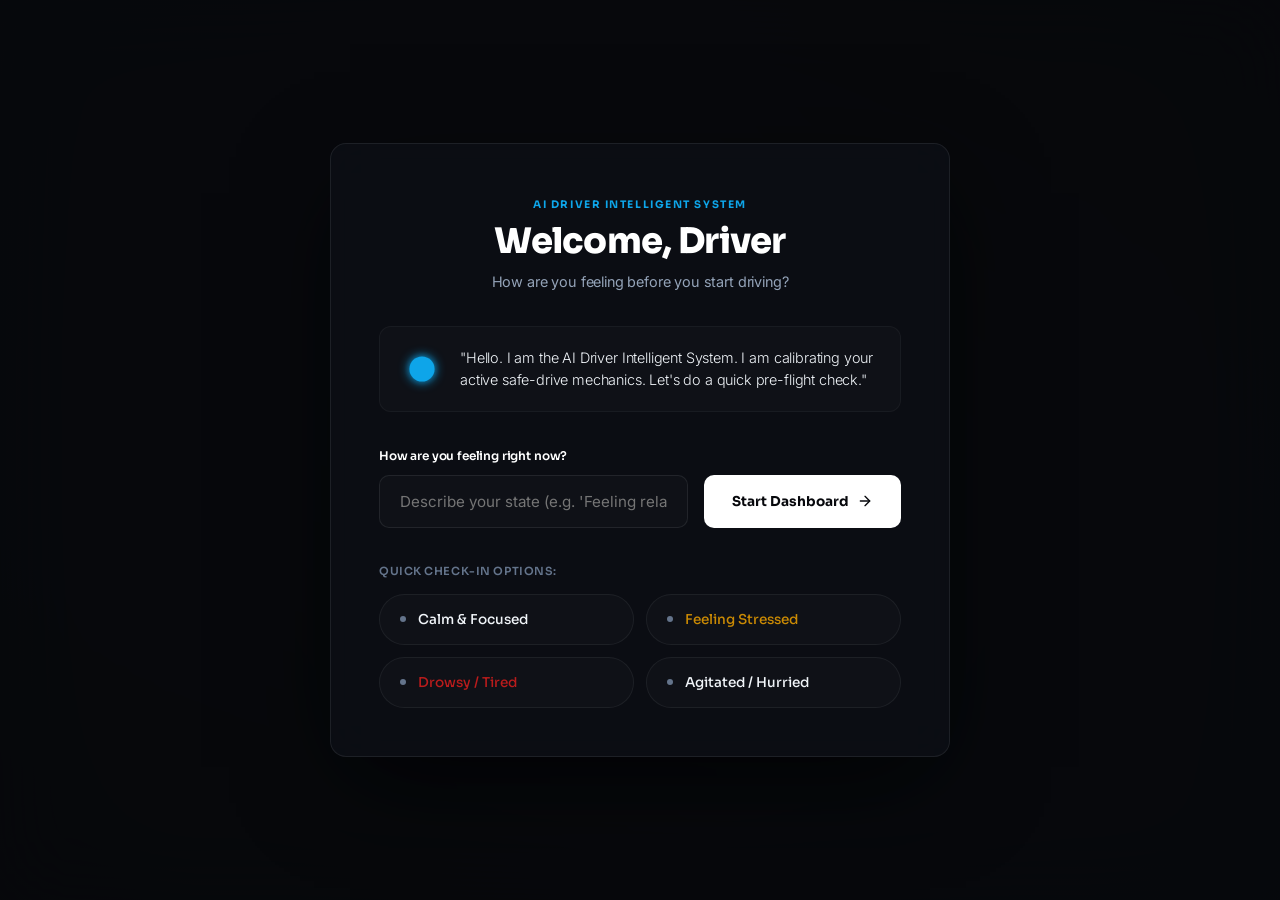
<file: TASKS/DAY - 7/T17 - UI/DriverSafety/index.html>
<!DOCTYPE html>
<html lang="en">
<head>
  <meta charset="UTF-8">
  <meta name="viewport" content="width=device-width, initial-scale=1.0">
  <title>AI Driver Intelligent System</title>
  <meta name="description" content="A premium, luxury-grade electric vehicle safety cockpit designed with clean, minimalist aesthetics, tracking driver biometrics and cognitive focus.">
  <!-- Clean Premium Fonts -->
  <link rel="preconnect" href="https://fonts.googleapis.com">
  <link rel="preconnect" href="https://fonts.gstatic.com" crossorigin>
  <link href="https://fonts.googleapis.com/css2?family=Sora:wght@300;400;500;600;700;800&family=Inter:wght@300;400;500;600&display=swap" rel="stylesheet">
  <link rel="stylesheet" href="style.css">
</head>
<body>

  <!-- Premium Subtle Background Glares -->
  <div class="luxury-ambient-bg"></div>

  <!-- ==================== LUXURY PRE-FLIGHT CHECK-IN ==================== -->
  <div id="checkin-panel" class="checkin-overlay">
    <div class="checkin-card glass-card">
      <div class="checkin-header">
        <span class="system-tag">AI DRIVER INTELLIGENT SYSTEM</span>
        <h1>Welcome, Driver</h1>
        <p class="subtitle">How are you feeling before you start driving?</p>
      </div>

      <div class="checkin-body">
        <div class="ai-greeting-box">
          <div class="ai-orb-visual">
            <div class="orb-layer layer-1"></div>
            <div class="orb-layer layer-2"></div>
          </div>
          <div class="ai-message font-sora">
            "Hello. I am the AI Driver Intelligent System. I am calibrating your active safe-drive mechanics. Let's do a quick pre-flight check."
          </div>
        </div>

        <form id="checkin-form" onsubmit="submitCheckin(event)">
          <div class="input-container">
            <label for="feelings-input">How are you feeling right now?</label>
            <div class="input-row">
              <input type="text" id="feelings-input" placeholder="Describe your state (e.g. 'Feeling relaxed' or 'A bit tired')..." autocomplete="off" required>
              <button type="submit" class="btn-primary">
                <span>Start Dashboard</span>
                <svg width="16" height="16" viewBox="0 0 24 24" fill="none" stroke="currentColor" stroke-width="2" stroke-linecap="round" stroke-linejoin="round"><line x1="5" y1="12" x2="19" y2="12"/><polyline points="12 5 19 12 12 19"/></svg>
              </button>
            </div>
          </div>
        </form>

        <div class="quick-checkin-section">
          <p class="section-label">Quick check-in options:</p>
          <div class="quick-pills">
            <button class="pill-btn state-fine" onclick="quickCheckin('fine', 'Feeling fine')">
              <span class="dot"></span> Calm & Focused
            </button>
            <button class="pill-btn state-stressed" onclick="quickCheckin('stressed', 'A bit stressed')">
              <span class="dot"></span> Feeling Stressed
            </button>
            <button class="pill-btn state-tired" onclick="quickCheckin('tired', 'Feeling sleepy')">
              <span class="dot"></span> Drowsy / Tired
            </button>
            <button class="pill-btn state-angry" onclick="quickCheckin('angry', 'Feeling agitated')">
              <span class="dot"></span> Agitated / Hurried
            </button>
          </div>
        </div>
      </div>
    </div>
  </div>

  <!-- ==================== PREMIUM COCKPIT DASHBOARD ==================== -->
  <div id="cockpit-container" class="cockpit-wrapper hidden">
    
    <!-- MINIMALIST VEHICLE HEADER -->
    <header class="cockpit-header">
      <div class="brand-section">
        <div class="brand-name">ADIS <span>INTELLIGENT SYSTEM</span></div>
        <div class="status-indicator">
          <span class="status-pulse-dot"></span>
          <span class="status-label">Active Monitoring</span>
        </div>
      </div>
      
      <div class="ticker-news">
        <span class="label">Status:</span>
        <span class="content" id="header-ticker">Driver tracking active. Connection stable.</span>
      </div>

      <div class="header-readouts">
        <div class="readout-block">
          <span class="lbl">Speed</span>
          <span class="val" id="hud-speed">72</span> <span class="unit">mph</span>
        </div>
        <div class="readout-block">
          <span class="lbl">Engine Temp</span>
          <span class="val" id="hud-temp">41°C</span>
        </div>
        <div class="readout-block clock">
          <span class="val" id="hud-time">14:26:39</span>
        </div>
      </div>
    </header>

    <!-- TRIPLE SLATE PANEL GRID -->
    <main class="cockpit-grid">
      
      <!-- ==================== LEFT PANEL: DRIVER BIOMETRICS ==================== -->
      <section class="panel-card vision-panel glass-card" id="panel-vision">
        <div class="panel-header">
          <div class="panel-icon">
            <svg width="20" height="20" viewBox="0 0 24 24" fill="none" stroke="currentColor" stroke-width="2" stroke-linecap="round" stroke-linejoin="round"><path d="M21 21l-6-6m2-5a7 7 0 11-14 0 7 7 0 0114 0z"/></svg>
          </div>
          <h3>Driver Face Analysis</h3>
          <span class="panel-badge-status">Live Feed</span>
        </div>

        <div class="panel-body">
          <div class="camera-simulation-container">
            <canvas id="canvas-face-mesh"></canvas>
            <div class="camera-decorations">
              <span class="cam-indicator"><span class="active-dot"></span>Camera Stream</span>
              <span class="fps-indicator">60 fps</span>
            </div>
          </div>

          <div class="biometric-metrics-list">
            <div class="biometric-row glass-card">
              <div class="row-details">
                <span class="label">Blink Rate</span>
                <span class="val" id="metric-blink">14 <small>bpm</small></span>
              </div>
              <div class="row-progress-container">
                <div class="row-progress-fill fill-normal" id="fill-blink" style="width: 50%"></div>
              </div>
              <span class="row-sub">Normal: 12-18 bpm</span>
            </div>

            <div class="biometric-row glass-card">
              <div class="row-details">
                <span class="label">Yawn / Sleep Alert</span>
                <span class="val" id="metric-yawn">Nominal</span>
              </div>
              <div class="row-progress-container">
                <div class="row-progress-fill fill-normal" id="fill-yawn" style="width: 10%"></div>
              </div>
              <span class="row-sub">Sleep status: Normal</span>
            </div>

            <div class="biometric-row glass-card">
              <div class="row-details">
                <span class="label">Driver Mood</span>
                <span class="val state-calm" id="metric-emotion">Focused</span>
              </div>
              <div class="row-progress-container">
                <div class="row-progress-fill fill-normal" id="fill-emotion" style="width: 80%"></div>
              </div>
              <span class="row-sub">Driver focus: Confirmed</span>
            </div>
          </div>
        </div>
      </section>

      <!-- ==================== CENTER PANEL: HERO RISK GAUGE ==================== -->
      <section class="panel-card hero-panel glass-card" id="panel-risk">
        <div class="panel-header">
          <div class="panel-icon">
            <svg width="20" height="20" viewBox="0 0 24 24" fill="none" stroke="currentColor" stroke-width="2" stroke-linecap="round" stroke-linejoin="round"><path d="M9 12l2 2 4-4m5.618-4.016A11.955 11.955 0 0112 2.944a11.955 11.955 0 01-8.618 3.04A12.02 12.02 0 003 9c0 5.591 3.824 10.29 9 11.622 5.176-1.332 9-6.03 9-11.622 0-1.042-.133-2.052-.382-3.016z"/></svg>
          </div>
          <h3>Attention Analyzer</h3>
          <span class="panel-badge-status status-safe" id="engine-status-tag">System Active</span>
        </div>

        <div class="panel-body main-hero-section">
          
          <!-- HERO ACTIVE STATUS DISPLAY -->
          <div class="active-status-hero-card state-safe-bg" id="status-hero-card">
            <span class="status-hero-label">Driver Attention Status</span>
            <h2 class="status-hero-value" id="status-hero-text">STATUS: SAFE & FOCUSED</h2>
          </div>
          
          <div class="hero-gauge-wrapper">
            <div class="gauge-ambient-glow" id="gauge-glow"></div>
            
            <svg class="luxury-gauge-svg" viewBox="0 0 200 200">
              <defs>
                <linearGradient id="grad-safe" x1="0%" y1="0%" x2="100%" y2="100%">
                  <stop offset="0%" stop-color="#0284c7" />
                  <stop offset="100%" stop-color="#0ea5e9" />
                </linearGradient>
                <linearGradient id="grad-warn" x1="0%" y1="0%" x2="100%" y2="100%">
                  <stop offset="0%" stop-color="#ca8a04" />
                  <stop offset="100%" stop-color="#eab308" />
                </linearGradient>
                <linearGradient id="grad-danger" x1="0%" y1="0%" x2="100%" y2="100%">
                  <stop offset="0%" stop-color="#b91c1c" />
                  <stop offset="100%" stop-color="#ef4444" />
                </linearGradient>
              </defs>
              
              <!-- Clean Background Ring -->
              <circle cx="100" cy="100" r="82" class="gauge-track-ring"></circle>
              
              <!-- Clean Progress Fill Ring -->
              <circle cx="100" cy="100" r="82" class="gauge-fill-ring" id="svg-fill-ring" 
                      stroke="url(#grad-safe)" 
                      stroke-dasharray="515" 
                      stroke-dashoffset="360"></circle>
            </svg>

            <!-- Minimalist center readout text -->
            <div class="gauge-value-readout">
              <span class="readout-title">Risk Index</span>
              <span class="readout-number" id="risk-value">28%</span>
              <span class="readout-status state-safe" id="risk-state-label">Stable</span>
            </div>
          </div>

          <!-- Refined System message box -->
          <div class="premium-alert-banner" id="warning-box">
            <div class="banner-icon-wrapper" id="warning-banner-icon">✓</div>
            <div class="banner-text-details">
              <span class="title">Active Tracking Status</span>
              <p class="desc" id="warning-box-text">All indicators safe. Driver attention looks good.</p>
            </div>
          </div>

          <!-- Dynamic Physics Details -->
          <div class="horizontal-telemetry-metrics">
            <div class="physics-column">
              <span class="lbl">G-Force</span>
              <span class="val" id="val-gforce">1.04G</span>
            </div>
            <div class="physics-column divider-lines">
              <span class="lbl">Brake Input</span>
              <span class="val" id="val-braking">0.0%</span>
            </div>
            <div class="physics-column">
              <span class="lbl">Steering Force</span>
              <span class="val" id="val-steering">0.2 nm</span>
            </div>
          </div>

        </div>
      </section>

      <!-- ==================== RIGHT PANEL: STRESS & LOGS ==================== -->
      <section class="panel-card telemetry-panel glass-card" id="panel-telemetry">
        <div class="panel-header">
          <div class="panel-icon">
            <svg width="20" height="20" viewBox="0 0 24 24" fill="none" stroke="currentColor" stroke-width="2" stroke-linecap="round" stroke-linejoin="round"><path d="M13 10V3L4 14h7v7l9-11h-7z"/></svg>
          </div>
          <h3>Voice Stress Tracker</h3>
          <span class="panel-badge-status">Voice Level</span>
        </div>

        <div class="panel-body telemetry-layout-flex">
          
          <!-- Stress visual card -->
          <div class="stress-voice-panel glass-card">
            <div class="panel-top-row">
              <span class="label">Vocal Stress Level</span>
              <span class="val" id="stress-level-label">Stable (12%)</span>
            </div>
            <div class="wave-canvas-wrapper">
              <canvas id="canvas-voice-wave"></canvas>
            </div>
          </div>

          <!-- Behavior score card -->
          <div class="score-pills-row">
            <div class="score-card glass-card">
              <span class="lbl">Drive Score</span>
              <span class="val score-green" id="driver-score">98</span>
              <span class="sub">Excellent stability</span>
            </div>
            <div class="score-card glass-card">
              <span class="lbl">Lane Focus</span>
              <span class="val score-cyan" id="lane-focus">96.8%</span>
              <span class="sub">Centered tracking</span>
            </div>
          </div>

          <!-- Clean high-end event logger -->
          <div class="event-logs-panel glass-card">
            <div class="logs-header-bar">
              <span>Driver Action Logs</span>
              <span class="active-dot-green">Online</span>
            </div>
            <div class="logs-scroller-area" id="scrolling-log">
              <div class="log-row"><span class="time">[14:26:39]</span> Attention tracking active.</div>
              <div class="log-row"><span class="time">[14:26:39]</span> Safety status initialized.</div>
              <div class="log-row"><span class="time">[14:26:40]</span> Focus tracking starts now.</div>
            </div>
          </div>

        </div>
      </section>

    </main>

    <!-- ==================== CHATBOT CO-PILOT ASSISTANT ==================== -->
    <section class="cockpit-chat-section glass-card">
      <div class="chat-header-bar">
        <div class="left-group">
          <div class="active-orb-core"></div>
          <h4>AI Driver Intelligent Assistant</h4>
        </div>
        <span class="chat-status-text">Driver Chat Console</span>
      </div>

      <div class="chat-body-content">
        <div class="chat-conversation-scroller" id="chat-messages">
          <div class="chat-message-row ai">
            <div class="sender-name">ADIS</div>
            <div class="message-content">Safety system active. I am monitoring your attention to ensure a safe, smooth journey. How are you feeling as we begin?</div>
          </div>
        </div>

        <form id="cockpit-chat-form" onsubmit="submitChat(event)">
          <div class="chat-input-row">
            <input type="text" id="chat-input" placeholder="Type a message or state how you feel (e.g. 'I am feeling focused' or 'I feel tired')..." autocomplete="off">
            <button type="submit" class="btn-chat-send">
              <span>Send Message</span>
              <svg width="14" height="14" viewBox="0 0 24 24" fill="none" stroke="currentColor" stroke-width="2" stroke-linecap="round" stroke-linejoin="round"><line x1="22" y1="2" x2="11" y2="13"/><polygon points="22 2 15 22 11 13 2 9 22 2"/></svg>
            </button>
          </div>
        </form>
      </div>
    </section>

    <!-- ==================== MINIMAL ANALYTICS TIMELINE ==================== -->
    <section class="cockpit-analytics-section glass-card">
      <div class="panel-header">
        <div class="panel-icon">
          <svg width="20" height="20" viewBox="0 0 24 24" fill="none" stroke="currentColor" stroke-width="2" stroke-linecap="round" stroke-linejoin="round"><path d="M3 3v18h18"/><path d="M18.7 8l-5.1 5.2-2.8-2.7L7 14.3"/></svg>
        </div>
        <h3>Driver Focus Timelines</h3>
        <span class="panel-badge-status">Journey History</span>
      </div>

      <div class="analytics-charts-grid">
        <div class="chart-box glass-card">
          <div class="chart-header-details">
            <span class="title">Drowsiness Level</span>
            <span class="val" id="timeline-fatigue-value">12.4%</span>
          </div>
          <div class="chart-draw-area">
            <canvas id="chart-fatigue"></canvas>
          </div>
        </div>

        <div class="chart-box glass-card">
          <div class="chart-header-details">
            <span class="title">Driver Stress</span>
            <span class="val" id="timeline-stress-value">14.1%</span>
          </div>
          <div class="chart-draw-area">
            <canvas id="chart-stress"></canvas>
          </div>
        </div>

        <div class="chart-box glass-card">
          <div class="chart-header-details">
            <span class="title">System Risk Level</span>
            <span class="val" id="timeline-risk-value">28.0%</span>
          </div>
          <div class="chart-draw-area">
            <canvas id="chart-risk"></canvas>
          </div>
        </div>
      </div>
    </section>

  </div>

  <!-- ==================== CRITICAL SAFETY PROTOCOL OVERLAY ==================== -->
  <div id="emergency-overlay" class="emergency-hud-overlay hidden">
    <div class="emergency-wrapper-card floating-card">
      
      <div class="threat-alert-banner">
        <span class="banner-tag">Safety Override</span>
        <h2>Warning: High Risk Detected</h2>
        <p class="desc">Sensors suggest driver is too tired or distracted. Auto stop is ready.</p>
      </div>

      <div class="threat-details-readout">
        <div class="readout-column">
          <span class="lbl">Biometric Alarm</span>
          <span class="val text-danger">Heavy Fatigue Detected</span>
        </div>
        <div class="readout-column">
          <span class="lbl">Car Speed</span>
          <span class="val text-danger" id="em-speed">72 mph</span>
        </div>
        <div class="readout-column">
          <span class="lbl">Autonomous Safety</span>
          <span class="val text-danger">Auto Stop Ready</span>
        </div>
      </div>

      <div class="sos-actions-grid">
        <button class="sos-card glass-card call-active" onclick="triggerEmergencyAction('emergency_call')">
          <span class="icon">📞</span>
          <h4>Call Emergency (SOS)</h4>
          <p>Call emergency dispatch right now.</p>
        </button>

        <button class="sos-card glass-card location-active" onclick="triggerEmergencyAction('location')">
          <span class="icon">📍</span>
          <h4>Share GPS Location</h4>
          <p>Send live location details to safety units.</p>
        </button>

        <button class="sos-card glass-card family-active" onclick="triggerEmergencyAction('notify_family')">
          <span class="icon">👥</span>
          <h4>Alert Your Family</h4>
          <p>Send quick text warnings to family numbers.</p>
        </button>
      </div>

      <!-- Massive elegant Emergency Pullover button -->
      <div class="pullover-action-box">
        <button class="btn-pullover pulse-pullover-glow" onclick="triggerEmergencyAction('emergency_stop')">
          <span class="btn-text">Auto Stop Car</span>
          <span class="btn-sub">Slow down and stop safely</span>
        </button>
      </div>

      <div class="overlay-dismiss-row">
        <button class="btn-dismiss-override" onclick="resetEmergencyMode()">
          Dismiss override & reset sensors
        </button>
      </div>

    </div>
  </div>

  <script src="app.js"></script>
</body>
</html>
</file>
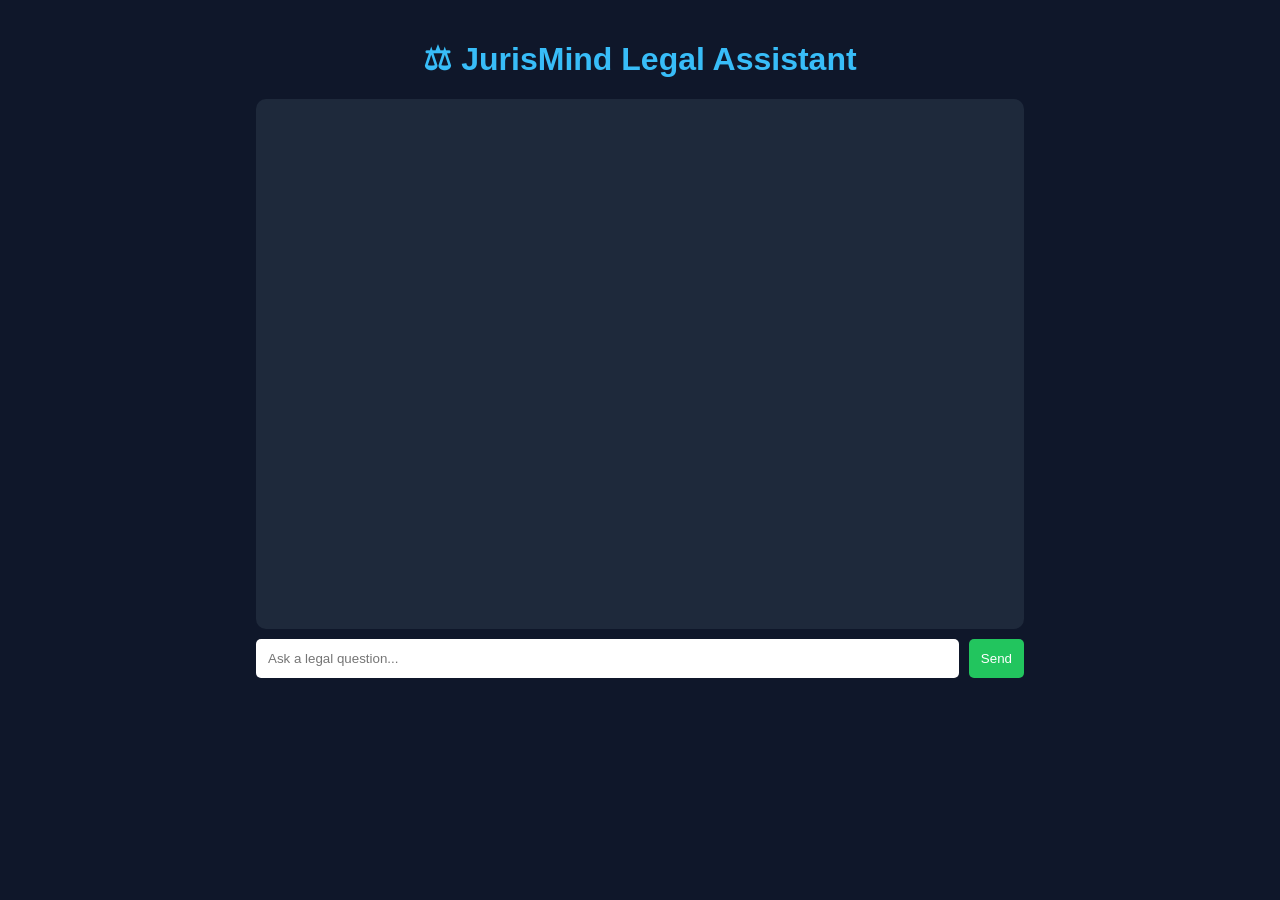
<file: TASKS/DAY -15/JurisMind/templates/index.html>
<!DOCTYPE html>
<html>
<head>
    <title>JurisMind - Legal Assistant</title>

    <style>
        body {
            font-family: Arial;
            background: #0f172a;
            margin: 0;
            color: white;
        }

        .container {
            width: 60%;
            margin: auto;
            margin-top: 40px;
        }

        h1 {
            text-align: center;
            color: #38bdf8;
        }

        #chatbox {
            height: 500px;
            overflow-y: auto;
            background: #1e293b;
            padding: 15px;
            border-radius: 10px;
        }

        .user {
            text-align: right;
            margin: 10px;
            color: #93c5fd;
        }

        .bot {
            text-align: left;
            margin: 10px;
            color: #f8fafc;
            background: #334155;
            padding: 10px;
            border-radius: 8px;
            display: inline-block;
        }

        .input-box {
            margin-top: 10px;
            display: flex;
        }

        input {
            flex: 1;
            padding: 12px;
            border: none;
            border-radius: 5px;
        }

        button {
            padding: 12px;
            background: #22c55e;
            border: none;
            color: white;
            margin-left: 10px;
            border-radius: 5px;
            cursor: pointer;
        }

        button:hover {
            background: #16a34a;
        }
    </style>
</head>

<body>

<div class="container">

    <h1>⚖ JurisMind Legal Assistant</h1>

    <div id="chatbox"></div>

    <div class="input-box">
        <input type="text" id="msg" placeholder="Ask a legal question...">
        <button onclick="send()">Send</button>
    </div>

</div>

<script>
async function send() {

    let input = document.getElementById("msg");
    let text = input.value;

    if (!text) return;

    let chatbox = document.getElementById("chatbox");

    chatbox.innerHTML += `<div class='user'>${text}</div>`;

    input.value = "";

    let formData = new FormData();
    formData.append("query", text);

    let response = await fetch("/ask", {
        method: "POST",
        body: formData
    });

    let answer = await response.text();

    chatbox.innerHTML += `<div class='bot'>${answer}</div>`;

    chatbox.scrollTop = chatbox.scrollHeight;
}
</script>

</body>
</html>
</file>
<file: TASKS/DAY - 7/T17 - UI/DriverSafety/style.css>
/* ==================== PREMIUM COCKPIT DESIGN TOKENS ==================== */
:root {
  --bg-deep: #07080c;
  --bg-surface: rgba(15, 17, 26, 0.65);
  --bg-surface-hover: rgba(22, 25, 38, 0.8);
  --border-subtle: rgba(255, 255, 255, 0.06);
  --border-active: rgba(255, 255, 255, 0.15);
  
  /* Curated Luxury Accents */
  --accent-ice: #0ea5e9;
  --accent-gold: #ca8a04;
  --accent-gold-glow: rgba(202, 138, 4, 0.2);
  --accent-crimson: #b91c1c;
  --accent-crimson-glow: rgba(185, 28, 28, 0.2);
  
  /* Text Slate Palette */
  --text-pure: #ffffff;
  --text-primary: #f1f5f9;
  --text-secondary: #94a3b8;
  --text-muted: #64748b;
  
  /* Fonts */
  --font-sora: 'Sora', system-ui, sans-serif;
  --font-inter: 'Inter', system-ui, sans-serif;
  
  /* Clean Transition Mechanics */
  --transition-luxury: all 0.5s cubic-bezier(0.16, 1, 0.3, 1);
  --transition-fast: all 0.25s ease-out;
}

/* ==================== GLOBAL SETTINGS & ENVIRONMENT ==================== */
* {
  margin: 0;
  padding: 0;
  box-shadow: none;
  box-sizing: border-box;
}

body {
  background-color: var(--bg-deep);
  color: var(--text-primary);
  font-family: var(--font-inter);
  overflow-x: hidden;
  min-height: 100vh;
  position: relative;
  letter-spacing: -0.01em;
}

/* Luxury Soft Ambient Background Glares */
.luxury-ambient-bg {
  position: fixed;
  top: -10%;
  left: -10%;
  width: 120%;
  height: 120%;
  background: 
    radial-gradient(circle at 15% 15%, rgba(14, 165, 233, 0.06) 0%, transparent 45%),
    radial-gradient(circle at 85% 85%, rgba(14, 165, 233, 0.03) 0%, transparent 50%),
    radial-gradient(circle at 50% 50%, rgba(15, 17, 26, 0.98) 0%, var(--bg-deep) 100%);
  z-index: -10;
  pointer-events: none;
}

/* Elegant Luxury Cards */
.glass-card {
  background: var(--bg-surface);
  backdrop-filter: blur(24px);
  -webkit-backdrop-filter: blur(24px);
  border: 1px solid var(--border-subtle);
  border-radius: 16px;
  box-shadow: 
    0 10px 40px -10px rgba(0, 0, 0, 0.4),
    inset 0 1px 0px 0px rgba(255, 255, 255, 0.04);
  transition: var(--transition-luxury);
  position: relative;
  overflow: hidden;
}

.glass-card:hover {
  border-color: var(--border-active);
  transform: translateY(-2px);
  box-shadow: 
    0 15px 50px -8px rgba(0, 0, 0, 0.55),
    inset 0 1px 0px 0px rgba(255, 255, 255, 0.07);
}

/* Custom Scrollbars */
::-webkit-scrollbar {
  width: 4px;
  height: 4px;
}
::-webkit-scrollbar-track {
  background: transparent;
}
::-webkit-scrollbar-thumb {
  background: rgba(255, 255, 255, 0.08);
  border-radius: 2px;
}
::-webkit-scrollbar-thumb:hover {
  background: rgba(255, 255, 255, 0.2);
}

/* ==================== PRE-FLIGHT CHECK-IN PANEL ==================== */
.checkin-overlay {
  position: fixed;
  top: 0;
  left: 0;
  width: 100%;
  height: 100%;
  display: flex;
  justify-content: center;
  align-items: center;
  z-index: 100;
  background-color: rgba(7, 8, 12, 0.9);
  backdrop-filter: blur(40px);
  -webkit-backdrop-filter: blur(40px);
  padding: 24px;
  transition: opacity 1s cubic-bezier(0.16, 1, 0.3, 1), transform 1s cubic-bezier(0.16, 1, 0.3, 1);
}

.checkin-card {
  width: 100%;
  max-width: 620px;
  padding: 48px;
  border: 1px solid rgba(255, 255, 255, 0.08);
  box-shadow: 0 30px 100px -20px rgba(0, 0, 0, 0.8);
}

.checkin-header {
  text-align: center;
  margin-bottom: 36px;
}

.system-tag {
  font-family: var(--font-sora);
  font-size: 0.65rem;
  font-weight: 700;
  text-transform: uppercase;
  color: var(--accent-ice);
  letter-spacing: 0.15em;
  display: inline-block;
  margin-bottom: 8px;
}

.checkin-header h1 {
  font-family: var(--font-sora);
  font-size: 2.2rem;
  font-weight: 800;
  color: var(--text-pure);
  letter-spacing: -0.02em;
}

.checkin-header .subtitle {
  color: var(--text-secondary);
  font-size: 0.9rem;
  margin-top: 10px;
}

.ai-greeting-box {
  display: flex;
  align-items: center;
  gap: 20px;
  background: rgba(255, 255, 255, 0.02);
  border: 1px solid rgba(255, 255, 255, 0.04);
  padding: 20px 24px;
  border-radius: 12px;
  margin-bottom: 36px;
}

/* Minimalist AI greeting orb */
.ai-orb-visual {
  position: relative;
  width: 36px;
  height: 36px;
  flex-shrink: 0;
}

.orb-layer {
  position: absolute;
  top: 0;
  left: 0;
  width: 100%;
  height: 100%;
  border-radius: 50%;
  background: radial-gradient(circle, rgba(14, 165, 233, 0.4) 0%, transparent 70%);
}

.orb-layer.layer-1 {
  animation: orb-breathe 3s ease-in-out infinite alternate;
}

.orb-layer.layer-2 {
  transform: scale(0.7);
  background: var(--accent-ice);
  box-shadow: 0 0 15px var(--accent-ice);
  animation: orb-breathe-inner 3s ease-in-out infinite alternate;
}

.ai-message {
  font-size: 0.9rem;
  line-height: 1.5;
  color: var(--text-primary);
  font-weight: 300;
}

/* Checkin Form Input Elements */
.input-container label {
  display: block;
  font-family: var(--font-sora);
  font-size: 0.75rem;
  font-weight: 600;
  color: var(--text-pure);
  margin-bottom: 12px;
}

.input-row {
  display: flex;
  gap: 16px;
}

.input-row input {
  flex-grow: 1;
  background: rgba(255, 255, 255, 0.02);
  border: 1px solid rgba(255, 255, 255, 0.08);
  border-radius: 10px;
  padding: 16px 20px;
  font-family: var(--font-inter);
  font-size: 0.95rem;
  color: var(--text-pure);
  transition: var(--transition-fast);
}

.input-row input:focus {
  outline: none;
  background: rgba(255, 255, 255, 0.04);
  border-color: var(--accent-ice);
  box-shadow: 0 0 0 3px rgba(14, 165, 233, 0.15);
}

.btn-primary {
  background: var(--text-pure);
  color: var(--bg-deep);
  border: none;
  border-radius: 10px;
  padding: 0 28px;
  font-family: var(--font-sora);
  font-weight: 700;
  font-size: 0.85rem;
  cursor: pointer;
  display: flex;
  align-items: center;
  gap: 8px;
  transition: var(--transition-luxury);
}

.btn-primary:hover {
  background: #e2e8f0;
  transform: scale(1.02);
}

/* Quick pills checkin buttons */
.quick-checkin-section {
  margin-top: 36px;
}

.section-label {
  font-family: var(--font-sora);
  font-size: 0.7rem;
  font-weight: 600;
  color: var(--text-muted);
  margin-bottom: 16px;
  text-transform: uppercase;
  letter-spacing: 0.05em;
}

.quick-pills {
  display: grid;
  grid-template-columns: repeat(2, 1fr);
  gap: 12px;
}

.pill-btn {
  background: rgba(255, 255, 255, 0.02);
  border: 1px solid rgba(255, 255, 255, 0.06);
  border-radius: 30px;
  padding: 16px 20px;
  cursor: pointer;
  font-family: var(--font-sora);
  font-weight: 500;
  font-size: 0.85rem;
  color: var(--text-primary);
  display: flex;
  align-items: center;
  justify-content: flex-start;
  gap: 12px;
  transition: var(--transition-luxury);
}

.pill-btn:hover {
  background: rgba(255, 255, 255, 0.05);
  border-color: rgba(255, 255, 255, 0.12);
  transform: translateY(-2px);
}

.pill-btn .dot {
  width: 6px;
  height: 6px;
  border-radius: 50%;
  background: var(--text-muted);
  transition: var(--transition-fast);
}

.pill-btn.state-fine:hover .dot { background-color: var(--accent-ice); box-shadow: 0 0 8px var(--accent-ice); }
.pill-btn.state-stressed:hover .dot { background-color: var(--accent-gold); box-shadow: 0 0 8px var(--accent-gold); }
.pill-btn.state-tired:hover .dot { background-color: var(--accent-crimson); box-shadow: 0 0 8px var(--accent-crimson); }
.pill-btn.state-angry:hover .dot { background-color: var(--accent-gold); box-shadow: 0 0 8px var(--accent-gold); }

/* ==================== PREMIUM COCKPIT WRAPPER ==================== */
.cockpit-wrapper {
  max-width: 1320px;
  margin: 0 auto;
  padding: 24px;
  display: flex;
  flex-direction: column;
  gap: 24px;
  min-height: 100vh;
  opacity: 1;
  transition: opacity 0.8s ease-in;
}

.hidden {
  display: none !important;
  opacity: 0;
  pointer-events: none;
}

/* ==================== MINIMALIST VEHICLE HEADER ==================== */
.cockpit-header {
  display: flex;
  justify-content: space-between;
  align-items: center;
  padding: 16px 28px;
  background: var(--bg-surface);
  border: 1px solid var(--border-subtle);
  border-radius: 14px;
  backdrop-filter: blur(20px);
}

.brand-section {
  display: flex;
  flex-direction: column;
  gap: 4px;
}

.brand-name {
  font-family: var(--font-sora);
  font-weight: 800;
  font-size: 1.1rem;
  letter-spacing: -0.01em;
  color: var(--text-pure);
}

.brand-name span {
  font-weight: 400;
  color: var(--text-secondary);
}

.status-indicator {
  display: flex;
  align-items: center;
  gap: 8px;
}

.status-pulse-dot {
  width: 6px;
  height: 6px;
  border-radius: 50%;
  background-color: var(--accent-ice);
  box-shadow: 0 0 8px var(--accent-ice);
  animation: orb-breathe 2s ease-in-out infinite alternate;
}

.status-label {
  font-size: 0.7rem;
  font-weight: 500;
  color: var(--text-secondary);
}

/* Scrolling Info Ticker */
.ticker-news {
  background: rgba(255, 255, 255, 0.02);
  padding: 8px 18px;
  border-radius: 20px;
  border: 1px solid rgba(255, 255, 255, 0.04);
  display: flex;
  gap: 8px;
  font-size: 0.78rem;
  width: 35%;
  overflow: hidden;
  align-items: center;
}

.ticker-news .label {
  font-family: var(--font-sora);
  font-weight: 700;
  color: var(--text-pure);
  flex-shrink: 0;
}

.ticker-news .content {
  color: var(--text-secondary);
  white-space: nowrap;
  animation: ticker-slide 16s linear infinite;
  display: inline-block;
}

/* Header right readouts */
.header-readouts {
  display: flex;
  gap: 28px;
}

.readout-block {
  display: flex;
  flex-direction: column;
  align-items: flex-end;
}

.readout-block .lbl {
  font-size: 0.65rem;
  color: var(--text-muted);
  font-weight: 500;
}

.readout-block .val {
  font-family: var(--font-sora);
  font-size: 1.05rem;
  font-weight: 700;
  color: var(--text-pure);
}

.readout-block .unit {
  font-size: 0.65rem;
  color: var(--text-secondary);
}

.readout-block.clock .val {
  font-size: 1.15rem;
  color: var(--accent-ice);
}

/* ==================== TRIPLE PANEL GRID ==================== */
.cockpit-grid {
  display: grid;
  grid-template-columns: 1fr 1.1fr 1fr;
  gap: 24px;
}

@media (max-width: 1100px) {
  .cockpit-grid {
    grid-template-columns: 1fr;
  }
}

.panel-card {
  display: flex;
  flex-direction: column;
  height: 570px;
}

.panel-header {
  display: flex;
  align-items: center;
  padding: 20px 24px;
  border-bottom: 1px solid var(--border-subtle);
  gap: 12px;
}

.panel-icon {
  color: var(--accent-ice);
  display: flex;
  align-items: center;
}

.panel-header h3 {
  font-family: var(--font-sora);
  font-size: 0.9rem;
  font-weight: 700;
  flex-grow: 1;
  color: var(--text-pure);
  letter-spacing: -0.01em;
}

.panel-badge-status {
  font-family: var(--font-sora);
  font-size: 0.65rem;
  font-weight: 600;
  padding: 4px 10px;
  background: rgba(255, 255, 255, 0.03);
  border: 1px solid rgba(255, 255, 255, 0.05);
  border-radius: 20px;
  color: var(--text-secondary);
}

.panel-body {
  padding: 24px;
  flex-grow: 1;
  display: flex;
  flex-direction: column;
}

/* ==================== LEFT PANEL: DRIVER BIOMETRICS ==================== */
.camera-simulation-container {
  position: relative;
  width: 100%;
  height: 200px;
  background-color: #030407;
  border-radius: 12px;
  overflow: hidden;
  border: 1px solid rgba(255, 255, 255, 0.04);
}

#canvas-face-mesh {
  width: 100%;
  height: 100%;
  object-fit: cover;
  display: block;
}

.camera-decorations {
  position: absolute;
  top: 12px;
  left: 12px;
  right: 12px;
  display: flex;
  justify-content: space-between;
  pointer-events: none;
}

.cam-indicator {
  font-size: 0.65rem;
  background: rgba(7, 8, 12, 0.6);
  backdrop-filter: blur(8px);
  padding: 4px 10px;
  border-radius: 20px;
  display: flex;
  align-items: center;
  gap: 6px;
  color: var(--text-primary);
  border: 1px solid rgba(255,255,255,0.05);
}

.active-dot {
  width: 6px;
  height: 6px;
  background-color: var(--accent-ice);
  border-radius: 50%;
  box-shadow: 0 0 6px var(--accent-ice);
}

.fps-indicator {
  font-size: 0.65rem;
  background: rgba(7, 8, 12, 0.6);
  backdrop-filter: blur(8px);
  padding: 4px 10px;
  border-radius: 20px;
  color: var(--text-muted);
  border: 1px solid rgba(255,255,255,0.05);
}

/* Premium Biometric Row Layouts */
.biometric-metrics-list {
  margin-top: 20px;
  display: flex;
  flex-direction: column;
  gap: 12px;
  flex-grow: 1;
  justify-content: center;
}

.biometric-row {
  padding: 12px 18px;
  background: rgba(255, 255, 255, 0.01);
  border: 1px solid rgba(255, 255, 255, 0.03);
  box-shadow: none;
}

.biometric-row:hover {
  background: rgba(255, 255, 255, 0.02);
  border-color: rgba(255, 255, 255, 0.06);
  transform: none;
}

.row-details {
  display: flex;
  justify-content: space-between;
  margin-bottom: 6px;
}

.row-details .label {
  font-size: 0.72rem;
  color: var(--text-secondary);
  font-weight: 500;
}

.row-details .val {
  font-family: var(--font-sora);
  font-size: 0.85rem;
  font-weight: 700;
  color: var(--text-pure);
}

.row-details .val small {
  font-size: 0.65rem;
  color: var(--text-muted);
}

.row-progress-container {
  width: 100%;
  height: 3px;
  background: rgba(255, 255, 255, 0.03);
  border-radius: 2px;
  overflow: hidden;
  margin-bottom: 4px;
}

.row-progress-fill {
  height: 100%;
  border-radius: 2px;
  transition: width 0.6s cubic-bezier(0.16, 1, 0.3, 1), background-color 0.4s ease;
}

.row-progress-fill.fill-normal {
  background-color: var(--accent-ice);
}

.row-sub {
  font-size: 0.6rem;
  color: var(--text-muted);
}

.state-calm { color: var(--accent-ice) !important; }
.state-stressed { color: var(--accent-gold) !important; }
.state-tired { color: var(--accent-crimson) !important; }

/* ==================== CENTER PANEL: GAUGE CENTRAL ENGINE ==================== */
.main-hero-section {
  justify-content: space-between;
  align-items: center;
  height: 100%;
}

.hero-gauge-wrapper {
  position: relative;
  width: 230px;
  height: 230px;
  margin-top: 12px;
  display: flex;
  justify-content: center;
  align-items: center;
}

.gauge-ambient-glow {
  position: absolute;
  width: 75%;
  height: 75%;
  border-radius: 50%;
  background: radial-gradient(circle, rgba(14, 165, 233, 0.1) 0%, transparent 70%);
  filter: blur(15px);
  z-index: 1;
  transition: background 0.8s ease;
}

.luxury-gauge-svg {
  width: 100%;
  height: 100%;
  z-index: 2;
  transform: rotate(-90deg);
}

.gauge-track-ring {
  fill: none;
  stroke: rgba(255, 255, 255, 0.03);
  stroke-width: 5;
}

.gauge-fill-ring {
  fill: none;
  stroke-width: 5;
  stroke-linecap: round;
  transition: stroke-dashoffset 1s cubic-bezier(0.16, 1, 0.3, 1), stroke 0.6s ease;
}

.gauge-value-readout {
  position: absolute;
  z-index: 3;
  text-align: center;
  display: flex;
  flex-direction: column;
  justify-content: center;
  align-items: center;
}

.gauge-value-readout .readout-title {
  font-size: 0.7rem;
  color: var(--text-muted);
  font-weight: 500;
  text-transform: uppercase;
  letter-spacing: 0.05em;
}

.gauge-value-readout .readout-number {
  font-family: var(--font-sora);
  font-size: 3rem;
  font-weight: 800;
  line-height: 1.1;
  margin: 4px 0;
  letter-spacing: -0.03em;
  color: var(--text-pure);
  transition: color 0.4s ease;
}

.gauge-value-readout .readout-status {
  font-family: var(--font-sora);
  font-size: 0.8rem;
  font-weight: 600;
  letter-spacing: 0.02em;
  transition: color 0.4s ease;
}

.state-safe { color: var(--accent-ice) !important; }
.state-warn { color: var(--accent-gold) !important; }
.state-danger { color: var(--accent-crimson) !important; }

/* Elegant alert banner box */
.premium-alert-banner {
  width: 100%;
  background: rgba(255, 255, 255, 0.02);
  border: 1px solid rgba(255, 255, 255, 0.05);
  padding: 16px 20px;
  border-radius: 12px;
  display: flex;
  gap: 16px;
  align-items: center;
  margin-top: 20px;
  transition: var(--transition-luxury);
}

.banner-icon-wrapper {
  width: 24px;
  height: 24px;
  border-radius: 50%;
  background: rgba(14, 165, 233, 0.1);
  color: var(--accent-ice);
  display: flex;
  align-items: center;
  justify-content: center;
  font-size: 0.8rem;
  font-weight: bold;
  flex-shrink: 0;
  transition: var(--transition-fast);
}

.banner-text-details {
  display: flex;
  flex-direction: column;
  gap: 2px;
}

.banner-text-details .title {
  font-family: var(--font-sora);
  font-size: 0.75rem;
  font-weight: 700;
  color: var(--text-pure);
}

.banner-text-details .desc {
  font-size: 0.72rem;
  color: var(--text-secondary);
  line-height: 1.4;
}

/* Horizontal Physics details */
.horizontal-telemetry-metrics {
  display: flex;
  width: 100%;
  margin-top: 20px;
  background: rgba(255, 255, 255, 0.01);
  border: 1px solid rgba(255, 255, 255, 0.03);
  border-radius: 10px;
}

.physics-column {
  flex: 1;
  display: flex;
  flex-direction: column;
  align-items: center;
  padding: 12px 6px;
}

.physics-column.divider-lines {
  border-left: 1px solid rgba(255, 255, 255, 0.04);
  border-right: 1px solid rgba(255, 255, 255, 0.04);
}

.physics-column .lbl {
  font-size: 0.6rem;
  color: var(--text-muted);
  margin-bottom: 4px;
  text-transform: uppercase;
  letter-spacing: 0.02em;
}

.physics-column .val {
  font-family: var(--font-sora);
  font-size: 0.9rem;
  font-weight: 600;
  color: var(--text-pure);
}

/* ==================== RIGHT PANEL: STRESS & LOGS ==================== */
.telemetry-layout-flex {
  gap: 20px;
}

.stress-voice-panel {
  padding: 18px;
  background: rgba(255, 255, 255, 0.01);
  border-color: rgba(255, 255, 255, 0.03);
  box-shadow: none;
}

.stress-voice-panel:hover {
  background: rgba(255, 255, 255, 0.01);
  border-color: rgba(255, 255, 255, 0.03);
  transform: none;
}

.panel-top-row {
  display: flex;
  justify-content: space-between;
  font-size: 0.72rem;
  font-weight: 600;
  margin-bottom: 12px;
}

.panel-top-row .label {
  color: var(--text-secondary);
}

.panel-top-row .val {
  color: var(--accent-ice);
  font-family: var(--font-sora);
}

.wave-canvas-wrapper {
  width: 100%;
  height: 50px;
  background-color: rgba(0, 0, 0, 0.15);
  border-radius: 6px;
  border: 1px solid rgba(255, 255, 255, 0.03);
  overflow: hidden;
}

#canvas-voice-wave {
  width: 100%;
  height: 100%;
  display: block;
}

/* Score Pills Row */
.score-pills-row {
  display: grid;
  grid-template-columns: 1fr 1fr;
  gap: 16px;
}

.score-card {
  padding: 14px 18px;
  background: rgba(255, 255, 255, 0.015);
  border-color: rgba(255, 255, 255, 0.03);
  box-shadow: none;
  display: flex;
  flex-direction: column;
  justify-content: space-between;
}

.score-card:hover {
  transform: none;
}

.score-card .lbl {
  font-size: 0.65rem;
  color: var(--text-muted);
  font-weight: 500;
}

.score-card .val {
  font-family: var(--font-sora);
  font-size: 1.8rem;
  font-weight: 800;
  margin: 4px 0;
}

.score-green { color: var(--text-pure); }
.score-cyan { color: var(--accent-ice); }

.score-card .sub {
  font-size: 0.6rem;
  color: var(--text-muted);
}

/* Clean Event Logs Panel */
.event-logs-panel {
  flex-grow: 1;
  display: flex;
  flex-direction: column;
  background: rgba(0, 0, 0, 0.2);
  border-color: rgba(255, 255, 255, 0.03);
  border-radius: 12px;
  overflow: hidden;
  height: 155px;
}

.event-logs-panel:hover {
  transform: none;
}

.logs-header-bar {
  font-family: var(--font-sora);
  font-size: 0.72rem;
  font-weight: 600;
  padding: 10px 18px;
  background: rgba(255, 255, 255, 0.015);
  border-bottom: 1px solid rgba(255, 255, 255, 0.03);
  display: flex;
  justify-content: space-between;
  align-items: center;
}

.active-dot-green {
  color: var(--accent-ice);
  font-size: 0.65rem;
}

.logs-scroller-area {
  padding: 12px 18px;
  flex-grow: 1;
  overflow-y: auto;
  font-size: 0.72rem;
  display: flex;
  flex-direction: column;
  gap: 8px;
}

.log-row {
  color: var(--text-secondary);
  line-height: 1.4;
  animation: slide-log-in 0.3s ease-out;
}

.log-row .time {
  color: var(--text-muted);
  margin-right: 4px;
}

.log-row.text-orange { color: var(--accent-gold); }
.log-row.text-red { color: var(--accent-crimson); font-weight: 600; }

/* ==================== CHATBOT CO-PILOT ASSISTANT ==================== */
.cockpit-chat-section {
  border-radius: 16px;
}

.cockpit-chat-section:hover {
  transform: none;
}

.chat-header-bar {
  display: flex;
  justify-content: space-between;
  align-items: center;
  padding: 14px 24px;
  border-bottom: 1px solid var(--border-subtle);
  background: rgba(255, 255, 255, 0.01);
}

.chat-header-bar .left-group {
  display: flex;
  align-items: center;
  gap: 12px;
}

.active-orb-core {
  width: 8px;
  height: 8px;
  background-color: var(--accent-ice);
  border-radius: 50%;
  box-shadow: 0 0 6px var(--accent-ice);
}

.chat-header-bar h4 {
  font-family: var(--font-sora);
  font-size: 0.85rem;
  font-weight: 700;
  color: var(--text-pure);
}

.chat-status-text {
  font-size: 0.7rem;
  color: var(--text-muted);
  font-weight: 500;
}

.chat-body-content {
  padding: 20px 24px;
}

.chat-conversation-scroller {
  height: 100px;
  overflow-y: auto;
  background: rgba(0, 0, 0, 0.1);
  border: 1px solid rgba(255, 255, 255, 0.03);
  border-radius: 10px;
  padding: 14px 18px;
  margin-bottom: 16px;
  display: flex;
  flex-direction: column;
  gap: 10px;
}

.chat-message-row {
  display: flex;
  flex-direction: column;
  font-size: 0.82rem;
  line-height: 1.45;
  padding: 8px 14px;
  border-radius: 10px;
  max-width: 80%;
}

.chat-message-row.ai {
  background: rgba(14, 165, 233, 0.04);
  border-left: 2px solid var(--accent-ice);
  align-self: flex-start;
}

.chat-message-row.user {
  background: rgba(255, 255, 255, 0.02);
  border-right: 2px solid var(--text-muted);
  align-self: flex-end;
}

.chat-message-row .sender-name {
  font-family: var(--font-sora);
  font-size: 0.65rem;
  font-weight: 700;
  margin-bottom: 4px;
  color: var(--accent-ice);
}

.chat-message-row.user .sender-name {
  color: var(--text-secondary);
  text-align: right;
}

.chat-message-row .message-content {
  color: var(--text-primary);
}

.chat-input-row {
  display: flex;
  gap: 16px;
}

.chat-input-row input {
  flex-grow: 1;
  background: rgba(255, 255, 255, 0.02);
  border: 1px solid rgba(255, 255, 255, 0.08);
  border-radius: 10px;
  padding: 14px 20px;
  font-family: var(--font-inter);
  font-size: 0.88rem;
  color: var(--text-pure);
  transition: var(--transition-fast);
}

.chat-input-row input:focus {
  outline: none;
  border-color: var(--accent-ice);
  background: rgba(255, 255, 255, 0.03);
}

.btn-chat-send {
  background: var(--text-pure);
  border: none;
  color: var(--bg-deep);
  border-radius: 10px;
  padding: 0 20px;
  font-family: var(--font-sora);
  font-weight: 700;
  font-size: 0.8rem;
  cursor: pointer;
  display: flex;
  align-items: center;
  gap: 6px;
  transition: var(--transition-luxury);
}

.btn-chat-send:hover {
  background: #e2e8f0;
}

/* ==================== MINIMAL ANALYTICS TIMELINE ==================== */
.cockpit-analytics-section {
  border-radius: 16px;
}

.cockpit-analytics-section:hover {
  transform: none;
}

.analytics-charts-grid {
  padding: 24px;
  display: grid;
  grid-template-columns: repeat(3, 1fr);
  gap: 20px;
}

@media (max-width: 850px) {
  .analytics-charts-grid {
    grid-template-columns: 1fr;
  }
}

.chart-box {
  background: rgba(255, 255, 255, 0.015);
  border-color: rgba(255, 255, 255, 0.03);
  padding: 16px;
  border-radius: 12px;
  box-shadow: none;
}

.chart-box:hover {
  transform: none;
}

.chart-header-details {
  display: flex;
  justify-content: space-between;
  margin-bottom: 12px;
}

.chart-header-details .title {
  font-family: var(--font-sora);
  font-size: 0.72rem;
  font-weight: 600;
  color: var(--text-secondary);
}

.chart-header-details .val {
  font-family: var(--font-sora);
  font-size: 0.78rem;
  font-weight: 700;
  color: var(--text-pure);
}

.chart-draw-area {
  width: 100%;
  height: 80px;
  position: relative;
}

.chart-draw-area canvas {
  width: 100%;
  height: 100%;
  display: block;
}

/* ==================== EMERGENCY HUD OVERLAY MODE ==================== */
.emergency-hud-overlay {
  position: fixed;
  top: 0;
  left: 0;
  width: 100%;
  height: 100%;
  z-index: 500;
  background-color: rgba(7, 8, 12, 0.96);
  backdrop-filter: blur(40px);
  -webkit-backdrop-filter: blur(40px);
  display: flex;
  justify-content: center;
  align-items: center;
  padding: 24px;
  transition: opacity 0.5s ease;
}

.emergency-wrapper-card {
  width: 100%;
  max-width: 740px;
  text-align: center;
  z-index: 510;
}

.threat-alert-banner {
  background: rgba(185, 28, 28, 0.03);
  border: 1px solid rgba(185, 28, 28, 0.15);
  padding: 32px;
  border-radius: 16px;
  margin-bottom: 24px;
}

.threat-alert-banner .banner-tag {
  font-family: var(--font-sora);
  font-size: 0.65rem;
  font-weight: 700;
  text-transform: uppercase;
  color: var(--accent-crimson);
  letter-spacing: 0.12em;
  display: inline-block;
  margin-bottom: 8px;
}

.threat-alert-banner h2 {
  font-family: var(--font-sora);
  font-size: 2rem;
  font-weight: 800;
  letter-spacing: -0.02em;
  color: var(--text-pure);
}

.threat-alert-banner .desc {
  color: var(--text-secondary);
  font-size: 0.85rem;
  margin-top: 10px;
  line-height: 1.5;
}

.threat-details-readout {
  display: flex;
  background: rgba(255, 255, 255, 0.015);
  border: 1px solid rgba(255, 255, 255, 0.04);
  border-radius: 12px;
  margin-bottom: 24px;
}

.readout-column {
  flex: 1;
  padding: 20px 12px;
  display: flex;
  flex-direction: column;
  gap: 6px;
}

.readout-column:not(:last-child) {
  border-right: 1px solid rgba(255, 255, 255, 0.04);
}

.readout-column .lbl {
  font-size: 0.65rem;
  color: var(--text-muted);
  font-weight: 500;
}

.readout-column .val {
  font-family: var(--font-sora);
  font-size: 0.9rem;
  font-weight: 700;
}

.text-danger {
  color: var(--accent-crimson) !important;
}

/* SOS details active grids */
.sos-actions-grid {
  display: grid;
  grid-template-columns: repeat(3, 1fr);
  gap: 16px;
  margin-bottom: 32px;
}

@media (max-width: 600px) {
  .sos-actions-grid {
    grid-template-columns: 1fr;
  }
}

.sos-card {
  padding: 24px 18px;
  border-color: rgba(255, 255, 255, 0.04);
  background: rgba(255, 255, 255, 0.01);
  cursor: pointer;
  text-align: center;
  box-shadow: none;
}

.sos-card:hover {
  border-color: rgba(255, 255, 255, 0.08);
  background: rgba(255, 255, 255, 0.02);
  transform: translateY(-2px);
}

.sos-card .icon {
  font-size: 1.5rem;
  display: inline-block;
  margin-bottom: 12px;
}

.sos-card h4 {
  font-family: var(--font-sora);
  font-size: 0.8rem;
  color: var(--text-pure);
  margin-bottom: 6px;
}

.sos-card p {
  font-size: 0.68rem;
  color: var(--text-secondary);
  line-height: 1.4;
}

/* SOS check states */
.sos-card.sos-triggered {
  border-color: rgba(14, 165, 233, 0.3) !important;
  background: rgba(14, 165, 233, 0.03) !important;
}

.sos-card.sos-triggered p {
  color: var(--accent-ice) !important;
}

/* Pullover call wrapper */
.pullover-action-box {
  display: flex;
  justify-content: center;
  margin-bottom: 28px;
}

.btn-pullover {
  background: var(--accent-crimson);
  border: none;
  color: var(--text-pure);
  border-radius: 40px;
  padding: 16px 36px;
  cursor: pointer;
  display: flex;
  flex-direction: column;
  align-items: center;
  gap: 4px;
  box-shadow: 0 10px 30px rgba(185, 28, 28, 0.3);
  transition: var(--transition-luxury);
}

.btn-pullover:hover {
  background: #991b1b;
  transform: scale(1.03);
  box-shadow: 0 15px 40px rgba(185, 28, 28, 0.55);
}

.btn-pullover .btn-text {
  font-family: var(--font-sora);
  font-weight: 800;
  font-size: 0.95rem;
  letter-spacing: -0.01em;
}

.btn-pullover .btn-sub {
  font-size: 0.68rem;
  opacity: 0.8;
}

.pulse-pullover-glow {
  animation: pullover-glow 2s infinite alternate;
}

/* Overlay reset button */
.overlay-dismiss-row {
  margin-top: 10px;
}

.btn-dismiss-override {
  background: transparent;
  border: none;
  color: var(--text-muted);
  font-size: 0.75rem;
  cursor: pointer;
  padding: 8px 16px;
  border-radius: 30px;
  transition: var(--transition-fast);
  font-family: var(--font-sora);
}

.btn-dismiss-override:hover {
  color: var(--text-primary);
  background: rgba(255, 255, 255, 0.03);
}

/* ==================== ANIMATIONS KEYFRAMES ==================== */
@keyframes orb-breathe {
  0% { transform: scale(1); opacity: 0.3; }
  100% { transform: scale(1.1); opacity: 0.7; }
}

@keyframes orb-breathe-inner {
  0% { transform: scale(0.7); box-shadow: 0 0 10px var(--accent-ice); }
  100% { transform: scale(0.85); box-shadow: 0 0 20px var(--accent-ice); }
}

@keyframes ticker-slide {
  from { transform: translateX(100%); }
  to { transform: translateX(-100%); }
}

@keyframes slide-log-in {
  from { transform: translateY(4px); opacity: 0; }
  to { transform: translateY(0); opacity: 1; }
}

@keyframes pullover-glow {
  0% { box-shadow: 0 10px 25px rgba(185, 28, 28, 0.3); }
  100% { box-shadow: 0 10px 45px rgba(185, 28, 28, 0.6), 0 0 10px rgba(255,255,255,0.1); }
}

/* ==================== ACTIVE STATUS HERO CARD ==================== */
.active-status-hero-card {
  width: 100%;
  padding: 18px 24px;
  border-radius: 14px;
  text-align: center;
  margin-bottom: 20px;
  display: flex;
  flex-direction: column;
  gap: 6px;
  align-items: center;
  justify-content: center;
  transition: var(--transition-luxury);
  border: 1px solid rgba(255, 255, 255, 0.04);
}

.active-status-hero-card .status-hero-label {
  font-family: var(--font-sora);
  font-size: 0.68rem;
  font-weight: 700;
  color: var(--text-muted);
  letter-spacing: 0.1em;
  text-transform: uppercase;
}

.active-status-hero-card .status-hero-value {
  font-family: var(--font-sora);
  font-size: 1.45rem;
  font-weight: 800;
  letter-spacing: -0.01em;
  transition: var(--transition-fast);
}

/* Dynamic State Backgrounds */
.state-safe-bg {
  background: rgba(14, 165, 233, 0.03);
  border-color: rgba(14, 165, 233, 0.12);
}
.state-safe-bg .status-hero-value {
  color: var(--accent-ice);
  text-shadow: 0 0 10px rgba(14, 165, 233, 0.15);
}

.state-warn-bg {
  background: rgba(202, 138, 4, 0.03);
  border-color: rgba(202, 138, 4, 0.12);
}
.state-warn-bg .status-hero-value {
  color: var(--accent-gold);
  text-shadow: 0 0 10px rgba(202, 138, 4, 0.15);
}

.state-danger-bg {
  background: rgba(185, 28, 28, 0.04);
  border-color: rgba(185, 28, 28, 0.18);
  animation: pulse-danger-border-hero 1.5s infinite alternate;
}
.state-danger-bg .status-hero-value {
  color: var(--accent-crimson);
  text-shadow: 0 0 15px rgba(185, 28, 28, 0.3);
}

@keyframes pulse-danger-border-hero {
  0% { border-color: rgba(185, 28, 28, 0.15); box-shadow: 0 0 5px rgba(185, 28, 28, 0.05); }
  100% { border-color: rgba(185, 28, 28, 0.35); box-shadow: 0 0 15px rgba(185, 28, 28, 0.1); }
}
</file>
